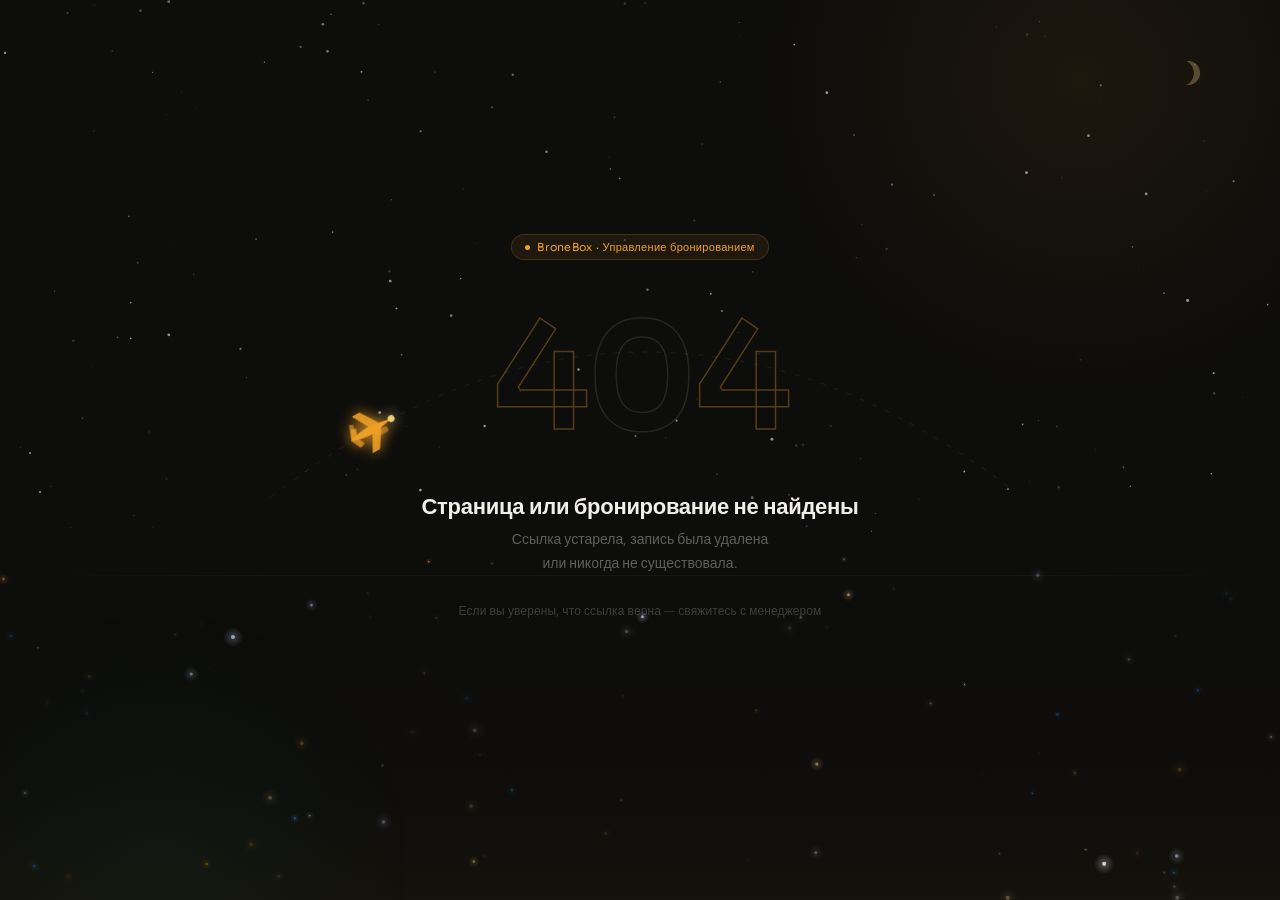
<file: 404/index.html>
<!DOCTYPE html>
<html lang="ru">
<head>
  <script src="/config.js"></script>
  <meta charset="UTF-8" />
  <meta name="viewport" content="width=device-width, initial-scale=1.0" />
  <title>404 — Не найдено</title>
  <link rel="icon" type="image/png" href="/favicon.png" />
  <link rel="preconnect" href="https://fonts.googleapis.com" />
  <link href="https://fonts.googleapis.com/css2?family=Sora:wght@300;400;500;600&display=swap" rel="stylesheet" />
  <style>
    *, *::before, *::after { box-sizing: border-box; margin: 0; padding: 0; }

    html { overflow: hidden; }

    body {
      background: #0d0d0c;
      font-family: 'Sora', sans-serif;
      min-height: 100vh;
      min-height: 100dvh;
      display: flex;
      align-items: center;
      justify-content: center;
      overflow: hidden;
      position: relative;
    }

    #stars, #citylight {
      position: fixed;
      inset: 0;
      pointer-events: none;
      z-index: 0;
    }
    #citylight { z-index: 1; }

    .horizon {
      position: fixed;
      bottom: 0; left: 0; right: 0;
      height: 38vh;
      pointer-events: none;
      z-index: 1;
      background: linear-gradient(
        to top,
        rgba(239,159,39,0.035) 0%,
        rgba(239,159,39,0.012) 30%,
        transparent 100%
      );
    }
    .horizon-line {
      position: fixed;
      bottom: 36vh; left: 0; right: 0;
      height: 1px;
      pointer-events: none;
      z-index: 1;
      background: linear-gradient(
        to right,
        transparent 0%,
        rgba(255,255,255,0.04) 20%,
        rgba(239,159,39,0.06) 50%,
        rgba(255,255,255,0.04) 80%,
        transparent 100%
      );
    }

    .amb {
      position: fixed;
      pointer-events: none;
      border-radius: 50%;
      z-index: 0;
    }
    .amb-a {
      width: 800px; height: 800px;
      top: -320px; right: -200px;
      background: radial-gradient(circle, rgba(239,159,39,0.07) 0%, transparent 60%);
      animation: breathe 9s ease-in-out infinite;
    }
    .amb-g {
      width: 600px; height: 600px;
      bottom: -260px; left: -140px;
      background: radial-gradient(circle, rgba(29,158,117,0.055) 0%, transparent 60%);
      animation: breathe 12s ease-in-out infinite reverse;
    }
    @keyframes breathe {
      0%, 100% { transform: scale(1); opacity: 0.8; }
      50%       { transform: scale(1.08); opacity: 1; }
    }

    .moon {
      position: fixed;
      top: 56px; right: 72px;
      z-index: 2;
      pointer-events: none;
      opacity: 0.55;
      animation: moon-drift 15s ease-in-out infinite;
    }
    @keyframes moon-drift {
      0%, 100% { transform: translateY(0); }
      50%       { transform: translateY(-7px); }
    }

    .page {
      position: relative;
      z-index: 10;
      display: flex;
      flex-direction: column;
      align-items: center;
      text-align: center;
      padding: 0 24px 48px;
      animation: fade-in 0.7s ease both;
    }
    @keyframes fade-in { from { opacity: 0; } to { opacity: 1; } }

    .badge {
      display: inline-flex;
      align-items: center;
      gap: 7px;
      padding: 5px 13px;
      background: rgba(239,159,39,0.08);
      border: 0.5px solid rgba(239,159,39,0.18);
      border-radius: 20px;
      font-size: 11px;
      font-weight: 400;
      color: #EF9F27;
      margin-bottom: 26px;
      letter-spacing: 0.3px;
      animation: fade-up 0.5s 0.1s ease both;
    }
    .bdot {
      width: 5px; height: 5px;
      border-radius: 50%;
      background: #EF9F27;
      animation: pulse-dot 2.2s ease-in-out infinite;
    }
    @keyframes pulse-dot { 0%,100%{opacity:1} 50%{opacity:0.15} }

    .fz {
      position: relative;
      width: min(500px, 88vw);
      height: 185px;
      margin-bottom: 22px;
      animation: fade-up 0.6s 0.05s ease both;
    }

    .n404 {
      position: absolute;
      inset: 0;
      display: flex;
      align-items: center;
      justify-content: center;
      font-size: clamp(88px, 17vw, 148px);
      font-weight: 600;
      letter-spacing: -4px;
      line-height: 1;
      user-select: none;
      pointer-events: none;
    }
    .nd { color: transparent; -webkit-text-stroke: 1.5px rgba(255,255,255,0.1); }
    .na { -webkit-text-stroke: 1.5px rgba(239,159,39,0.33); }

    .fsv {
      position: absolute;
      top: -44px; bottom: -44px;
      left: -64px; right: -64px;
      overflow: visible;
      pointer-events: none;
    }

    .title {
      font-size: clamp(18px, 3.5vw, 22px);
      font-weight: 600;
      color: #f0efea;
      letter-spacing: -0.3px;
      margin-bottom: 8px;
      animation: fade-up 0.5s 0.28s ease both;
    }

    .sub {
      font-size: 14px;
      font-weight: 300;
      color: rgba(240,239,234,0.36);
      line-height: 1.65;
      max-width: 300px;
      margin-bottom: 28px;
      animation: fade-up 0.5s 0.4s ease both;
    }

    .contact-block {
      display: flex;
      flex-direction: column;
      align-items: center;
      gap: 14px;
      animation: fade-up 0.5s 0.52s ease both;
    }

    .contact-hint {
      font-size: 12px;
      font-weight: 300;
      color: rgba(240,239,234,0.22);
      letter-spacing: 0.1px;
    }

    .btn-contact {
      display: inline-flex;
      align-items: center;
      gap: 8px;
      padding: 12px 22px;
      background: transparent;
      color: #f0efea;
      border: 0.5px solid rgba(255,255,255,0.14);
      border-radius: 10px;
      font-family: 'Sora', sans-serif;
      font-size: 14px;
      font-weight: 400;
      cursor: pointer;
      text-decoration: none;
      letter-spacing: 0.1px;
      transition: border-color 0.18s, color 0.18s, background 0.18s;
    }
    .btn-contact:hover {
      border-color: rgba(239,159,39,0.35);
      color: #EF9F27;
      background: rgba(239,159,39,0.05);
    }
    .btn-contact:active { transform: scale(0.97); }

    @keyframes fade-up {
      from { opacity: 0; transform: translateY(14px); }
      to   { opacity: 1; transform: translateY(0); }
    }

    @media (max-width: 640px) {
      .moon svg { width: 28px; height: 28px; }
      .moon { opacity: 0.42; }
    }

    @media (max-width: 480px) {
      .page {
        padding: 0 20px 36px;
        
        padding-bottom: max(36px, env(safe-area-inset-bottom, 0px));
      }

      .badge {
        font-size: 10px;
        padding: 4px 10px;
        margin-bottom: 18px;
      }

      .fz {
        height: 132px;
        margin-bottom: 16px;
      }

      .fsv {
        top: -26px; bottom: -26px;
        left: -18px; right: -18px;
      }

      .title { font-size: 17px; margin-bottom: 6px; }

      .sub {
        font-size: 13px;
        max-width: 260px;
        margin-bottom: 22px;
      }

      .contact-hint {
        font-size: 11px;
        max-width: 240px;
        line-height: 1.55;
      }

      .btn-contact {
        padding: 14px 20px;
        min-height: 48px; 
        width: 100%;
        max-width: 300px;
        justify-content: center;
        font-size: 14px;
      }

      .moon { top: 28px; right: 16px; }
      .moon svg { width: 24px; height: 24px; }
    }

    @media (max-width: 360px) {
      .badge { font-size: 9.5px; letter-spacing: 0; gap: 5px; }
      .fz    { height: 112px; }
      .n404  { font-size: 78px; letter-spacing: -3px; }
      .sub   { font-size: 12.5px; }
      .contact-block { gap: 10px; }
      .moon  { display: none; }
    }

    @media (max-height: 500px) and (orientation: landscape) {
      .page  { padding: 0 28px 20px; }
      .badge { margin-bottom: 10px; }
      .fz    { height: 110px; margin-bottom: 10px; }
      .n404  { font-size: clamp(72px, 14vw, 110px); }
      .sub   { margin-bottom: 16px; font-size: 12px; max-width: 380px; }
      .moon  { top: 16px; right: 20px; }
      .contact-block { gap: 10px; }
      .btn-contact   { padding: 10px 20px; min-height: 40px; }
    }
  </style>
</head>
<body>

<canvas id="stars"></canvas>
<canvas id="citylight"></canvas>
<div class="amb amb-a"></div>
<div class="amb amb-g"></div>
<div class="horizon"></div>
<div class="horizon-line"></div>

<div class="moon">
  <svg width="34" height="34" viewBox="0 0 34 34" fill="none">
    <path d="M26 17c0 6.63-5.37 12-12 12a12 12 0 0 1-1.48-.09C16.32 27.34 20 22.58 20 17s-3.68-10.34-7.48-11.91A12 12 0 0 1 14 5c6.63 0 12 5.37 12 12Z"
      fill="rgba(255,218,148,0.52)" stroke="rgba(255,200,110,0.25)" stroke-width="0.5"/>
  </svg>
</div>

<main class="page">

  <div class="badge">
    <span class="bdot"></span>
    BroneBox · Управление бронированием
  </div>

  <div class="fz">
    <div class="n404">
      <span class="nd na">4</span>
      <span class="nd">0</span>
      <span class="nd na">4</span>
    </div>

    <svg class="fsv" viewBox="0 0 628 273" xmlns="http://www.w3.org/2000/svg" overflow="visible">
      <defs>
        <filter id="pglow" x="-80%" y="-80%" width="260%" height="260%">
          <feGaussianBlur in="SourceGraphic" stdDeviation="3.5" result="b"/>
          <feMerge><feMergeNode in="b"/><feMergeNode in="SourceGraphic"/></feMerge>
        </filter>
      </defs>

      <path id="fpath"
        d="M -55 255 Q 314 -30 683 245"
        stroke="rgba(255,255,255,0.05)"
        stroke-width="1.5"
        stroke-dasharray="5 9"
        fill="none"
      />

      <g>
        <animateMotion dur="8s" repeatCount="indefinite" rotate="auto">
          <mpath href="#fpath"/>
        </animateMotion>
        <animate
          attributeName="opacity"
          values="0;1;1;0"
          keyTimes="0;0.06;0.94;1"
          dur="8s"
          repeatCount="indefinite"
        />
        <g transform="scale(1.9)" filter="url(#pglow)">
          
          <path d="M -11 0 Q -6 -2.2 2 -2.2 L 13 0 L 2 2.2 Q -6 2.2 -11 0 Z" fill="#EF9F27"/>
          
          <path d="M 1.5 -0.3 L -4.5 -11 L 0 -11 L 7 -0.3 Z" fill="#EF9F27" opacity="0.88"/>
          <path d="M 1.5  0.3 L -4.5  11 L 0  11 L 7  0.3 Z" fill="#EF9F27" opacity="0.88"/>
          
          <path d="M -11 0 L -8.5 -5.5 L -5.5 -4.5 L -7.5 0 Z" fill="#EF9F27" opacity="0.72"/>
          <path d="M -11 0 L -8.5  5.5 L -5.5  4.5 L -7.5 0 Z" fill="#EF9F27" opacity="0.72"/>
          
          <path d="M -11 0 L -8 -8 L -6 -7 L -7.5 0 Z" fill="#EF9F27" opacity="0.6"/>
          
          <path d="M 1 2 L 8 2 Q 9 2 9 3.5 Q 9 5 8 5 L 1 5 Z" fill="#EF9F27" opacity="0.5"/>
          
          <circle cx="13" cy="0" r="1.8" fill="rgba(255,224,130,0.9)"/>
        </g>
      </g>
    </svg>
  </div>

  <h1 class="title">Страница или бронирование не найдены</h1>
  <p class="sub">Ссылка устарела, запись была удалена или&nbsp;никогда не&nbsp;существовала.</p>

  <div class="contact-block">
    <span class="contact-hint">Если вы уверены, что ссылка верна — свяжитесь с менеджером</span>
  </div>

</main>

<script>

const sc  = document.getElementById('stars');
const sctx = sc.getContext('2d');
const STARS = [];

function resizeSc() { sc.width = window.innerWidth; sc.height = window.innerHeight; }
resizeSc();
window.addEventListener('resize', () => { resizeSc(); initLights(); });

for (let i = 0; i < 170; i++) {
  STARS.push({
    x:     Math.random(),
    y:     Math.random() * 0.60,
    r:     0.2 + Math.random() * 1.25,
    phase: Math.random() * Math.PI * 2,
    spd:   0.25 + Math.random() * 0.9
  });
}

const lc   = document.getElementById('citylight');
const lctx = lc.getContext('2d');
const LIGHTS = [];

const LIGHT_COLORS = [
  [239, 159,  39],  // amber (street lamps)
  [255, 210, 140],  // warm white (apartments)
  [255, 255, 255],  // white
  [ 33, 150, 243],  // blue (offices/screens)
  [200, 220, 255],  // cool white
];

function initLights() {
  lc.width  = window.innerWidth;
  lc.height = window.innerHeight;
  LIGHTS.length = 0;
  const count = Math.floor(window.innerWidth * 0.065); // density scales with width
  for (let i = 0; i < count; i++) {
    const [r, g, b] = LIGHT_COLORS[Math.floor(Math.random() * LIGHT_COLORS.length)];
    LIGHTS.push({
      x:     Math.random(),
      y:     0.62 + Math.random() * 0.38,   // lower 38% of screen
      r:     0.4 + Math.random() * 1.8,
      baseA: 0.08 + Math.random() * 0.48,
      phase: Math.random() * Math.PI * 2,
      spd:   0.05 + Math.random() * 0.25,   // very slow twinkle
      col:   [r, g, b]
    });
  }
}
initLights();

(function tick(t) {
  
  sctx.clearRect(0, 0, sc.width, sc.height);
  for (const s of STARS) {
    const a = 0.06 + 0.52 * (0.5 + 0.5 * Math.sin(s.phase + t * s.spd));
    sctx.beginPath();
    sctx.arc(s.x * sc.width, s.y * sc.height, s.r, 0, Math.PI * 2);
    sctx.fillStyle = `rgba(255,255,255,${a.toFixed(3)})`;
    sctx.fill();
  }

  lctx.clearRect(0, 0, lc.width, lc.height);
  for (const l of LIGHTS) {
    const a = l.baseA * (0.55 + 0.45 * Math.sin(l.phase + t * l.spd));
    const [r, g, b] = l.col;
    const x = l.x * lc.width;
    const y = l.y * lc.height;

    const grad = lctx.createRadialGradient(x, y, 0, x, y, l.r * 5);
    grad.addColorStop(0,   `rgba(${r},${g},${b},${(a * 0.6).toFixed(3)})`);
    grad.addColorStop(1,   `rgba(${r},${g},${b},0)`);
    lctx.beginPath();
    lctx.arc(x, y, l.r * 5, 0, Math.PI * 2);
    lctx.fillStyle = grad;
    lctx.fill();

    lctx.beginPath();
    lctx.arc(x, y, l.r, 0, Math.PI * 2);
    lctx.fillStyle = `rgba(${r},${g},${b},${Math.min(1, a * 1.6).toFixed(3)})`;
    lctx.fill();
  }

  requestAnimationFrame(ts => tick(ts / 1000));
})(0);
</script>
</body>
</html>
</file>
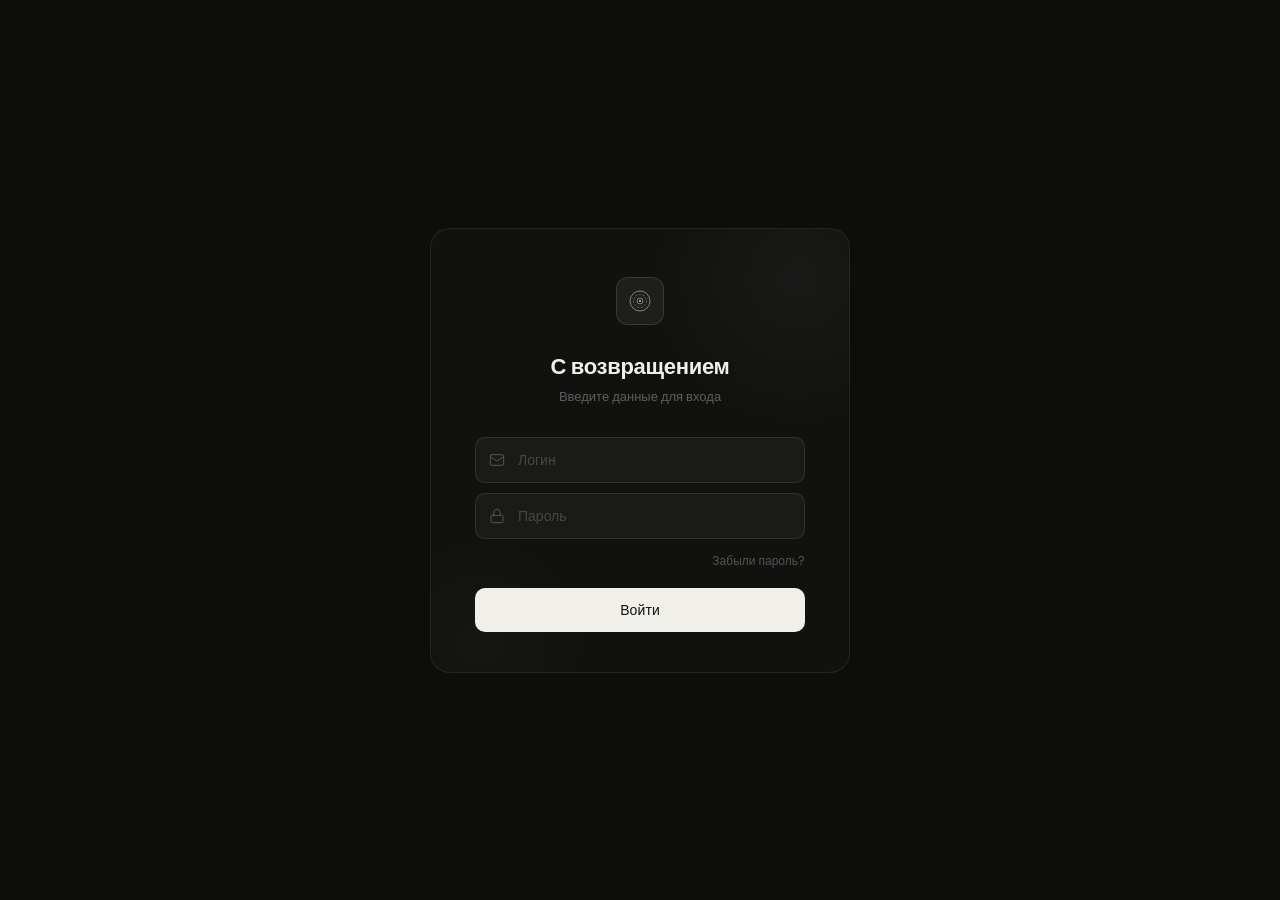
<file: login/index.html>
<!DOCTYPE html>
<html lang="ru">
<head>
  <script src="/config.js"></script>
  <meta charset="UTF-8" />
  <meta name="viewport" content="width=device-width, initial-scale=1.0" />
  <title>Вход</title>
  <link rel="icon" type="image/png" href="/favicon.png" />
  <link rel="preconnect" href="https://fonts.googleapis.com" />
  <link href="https://fonts.googleapis.com/css2?family=Sora:wght@300;400;500;600&display=swap" rel="stylesheet" />
  <link rel="stylesheet" href="styles.css?v=037f631">
  <script>
  (function() {
        const token = localStorage.getItem('broneboxtoken');
        if (token) {
            window.location.href = '/crm'; 
        }
    })();
  </script>
</head>
<body>

<div class="auth-card">

  <div class="logo">
    <div class="logo-box">
      <svg width="26" height="26" viewBox="0 0 26 26" fill="none">
        <circle cx="13" cy="13" r="10" stroke="rgba(255,255,255,0.55)" stroke-width="0.8"/>
        <circle cx="13" cy="13" r="6.5" stroke="rgba(255,255,255,0.4)" stroke-width="0.8" stroke-dasharray="2 1.6"/>
        <circle cx="13" cy="13" r="3" stroke="rgba(255,255,255,0.5)" stroke-width="0.8"/>
        <circle cx="13" cy="13" r="1.2" fill="rgba(255,255,255,0.5)"/>
      </svg>
    </div>
  </div>

  <h1>С возвращением</h1>
  <p class="subtitle">Введите данные для входа</p>

  <div class="fields">
    <div class="field">
      <svg width="16" height="16" viewBox="0 0 24 24" fill="none" stroke="white" stroke-width="1.5" stroke-linecap="round" stroke-linejoin="round">
        <rect x="2" y="4" width="20" height="16" rx="2"/><path d="m22 7-8.97 5.7a1.94 1.94 0 0 1-2.06 0L2 7"/>
      </svg>
      <input id="login" type="login" placeholder="Логин" autocomplete="login" />
    </div>
    <div class="field">
      <svg width="16" height="16" viewBox="0 0 24 24" fill="none" stroke="white" stroke-width="1.5" stroke-linecap="round" stroke-linejoin="round">
        <rect x="3" y="11" width="18" height="11" rx="2"/><path d="M7 11V7a5 5 0 0 1 10 0v4"/>
      </svg>
      <input id="password" type="password" placeholder="Пароль" autocomplete="current-password" />
    </div>
  </div>

  <div class="forgot-row">
    <span class="forgot" onclick="alert('Обратитесь к администратору, чтобы поменять пароль')">Забыли пароль?</span>
  </div>

  <button class="btn-primary" id="btn-login" onclick="handleLogin()">Войти</button>

  <p class="error-msg" id="error">Заполните все поля</p>

  <div class="toast" id="toast">Добро пожаловать! Вход выполнен.</div>

</div>

<script>
  async function handleLogin() {
    const login = document.getElementById('login').value.trim();
    const pass = document.getElementById('password').value;
    const btn = document.getElementById('btn-login');
    const error = document.getElementById('error');
    const toast = document.getElementById('toast');

    error.classList.remove('show');

    if (!login || !pass) {
      error.textContent = 'Заполните все поля';
      error.classList.add('show');
      return;
    }

    btn.textContent = 'Вход...';
    btn.disabled = true;

    try {
      const res = await fetch(API + '/auth/login', {
        method: 'POST',
        headers: { 'Content-Type': 'application/json' },
        body: JSON.stringify({ login, password: pass })
      });

      const data = await res.json();

      if (!res.ok) {
        error.textContent = data.error || 'Ошибка входа';
        error.classList.add('show');
        return;
      }

      localStorage.setItem('broneboxtoken', data.token);

      toast.classList.add('show');
      setTimeout(() => toast.classList.remove('show'), 3000);

      window.location.href = '/crm';

    } catch (err) {
      error.textContent = 'Не удалось подключиться к серверу';
      error.classList.add('show');
    } finally {
      btn.textContent = 'Войти';
      btn.disabled = false;
    }
  }

  document.addEventListener('keydown', e => {
    if (e.key === 'Enter') handleLogin();
  });
</script>

</body>
</html>
</file>
<file: login/styles.css>
*, *::before, *::after { box-sizing: border-box; margin: 0; padding: 0; }

    body {
      background: #0d0d0c;
      min-height: 100vh;
      display: flex;
      align-items: center;
      justify-content: center;
      font-family: 'Sora', sans-serif;
    }

    .auth-card {
      background: #111110;
      border: 0.5px solid rgba(255,255,255,0.08);
      border-radius: 20px;
      padding: 48px 44px 40px;
      width: 100%;
      max-width: 420px;
      position: relative;
      overflow: hidden;
    }

    .auth-card::before {
      content: '';
      position: absolute;
      top: -100px;
      right: -100px;
      width: 300px;
      height: 300px;
      background: radial-gradient(circle, rgba(255,255,255,0.035) 0%, transparent 70%);
      pointer-events: none;
    }

    .auth-card::after {
      content: '';
      position: absolute;
      bottom: -80px;
      left: -60px;
      width: 220px;
      height: 220px;
      background: radial-gradient(circle, rgba(255,255,255,0.02) 0%, transparent 70%);
      pointer-events: none;
    }

    .logo {
      display: flex;
      justify-content: center;
      margin-bottom: 28px;
    }

    .logo-box {
      width: 48px;
      height: 48px;
      border-radius: 12px;
      background: #1e1e1c;
      border: 0.5px solid rgba(255,255,255,0.12);
      display: flex;
      align-items: center;
      justify-content: center;
    }

    h1 {
      text-align: center;
      font-size: 22px;
      font-weight: 600;
      color: #f0efea;
      letter-spacing: -0.3px;
      margin-bottom: 8px;
    }

    .subtitle {
      text-align: center;
      font-size: 13px;
      color: rgba(255,255,255,0.32);
      font-weight: 300;
      margin-bottom: 32px;
    }

    .fields {
      display: flex;
      flex-direction: column;
      gap: 10px;
      margin-bottom: 14px;
    }

    .field {
      position: relative;
    }

    .field svg {
      position: absolute;
      left: 14px;
      top: 50%;
      transform: translateY(-50%);
      opacity: 0.25;
      pointer-events: none;
    }

    input {
      width: 100%;
      background: #1a1a18;
      border: 0.5px solid rgba(255,255,255,0.1);
      border-radius: 10px;
      padding: 13px 14px 13px 42px;
      font-family: 'Sora', sans-serif;
      font-size: 14px;
      font-weight: 300;
      color: #e8e7e2;
      outline: none;
      transition: border-color 0.15s, background 0.15s;
    }

    input::placeholder { color: rgba(255,255,255,0.2); }

    input:focus {
      border-color: rgba(255,255,255,0.26);
      background: #1e1e1c;
    }

    .forgot-row {
      display: flex;
      justify-content: flex-end;
      margin-bottom: 20px;
    }

    .forgot {
      font-size: 12px;
      color: rgba(255,255,255,0.28);
      text-decoration: none;
      transition: color 0.15s;
      cursor: pointer;
    }

    .forgot:hover { color: rgba(255,255,255,0.55); }

    .btn-primary {
      width: 100%;
      padding: 13px;
      background: #f0efea;
      border: none;
      border-radius: 10px;
      font-family: 'Sora', sans-serif;
      font-size: 14px;
      font-weight: 500;
      color: #111110;
      cursor: pointer;
      letter-spacing: 0.1px;
      transition: background 0.15s, transform 0.1s;
    }

    .btn-primary:hover { background: #ffffff; }
    .btn-primary:active { transform: scale(0.985); }
    .btn-primary:disabled { opacity: 0.6; cursor: default; }

    .divider {
      display: flex;
      align-items: center;
      gap: 10px;
      margin: 20px 0;
    }

    .divider-line {
      flex: 1;
      height: 0.5px;
      background: rgba(255,255,255,0.08);
    }

    .divider span {
      font-size: 12px;
      color: rgba(255,255,255,0.18);
      font-weight: 300;
    }

    .btn-sso {
      width: 100%;
      padding: 12px;
      background: transparent;
      border: 0.5px solid rgba(255,255,255,0.1);
      border-radius: 10px;
      font-family: 'Sora', sans-serif;
      font-size: 13px;
      font-weight: 400;
      color: rgba(255,255,255,0.45);
      cursor: pointer;
      display: flex;
      align-items: center;
      justify-content: center;
      gap: 8px;
      transition: border-color 0.15s, color 0.15s;
    }

    .btn-sso:hover {
      border-color: rgba(255,255,255,0.2);
      color: rgba(255,255,255,0.65);
    }

    .toast {
      display: none;
      margin-top: 18px;
      padding: 10px 14px;
      background: #1a2618;
      border: 0.5px solid rgba(100,200,80,0.18);
      border-radius: 8px;
      font-size: 13px;
      color: #82c96a;
      text-align: center;
      font-weight: 300;
    }

    .toast.show { display: block; }

    .error-msg {
      display: none;
      margin-top: 12px;
      font-size: 12px;
      color: #e05555;
      text-align: center;
      font-weight: 300;
    }

    .error-msg.show { display: block; }
</file>
